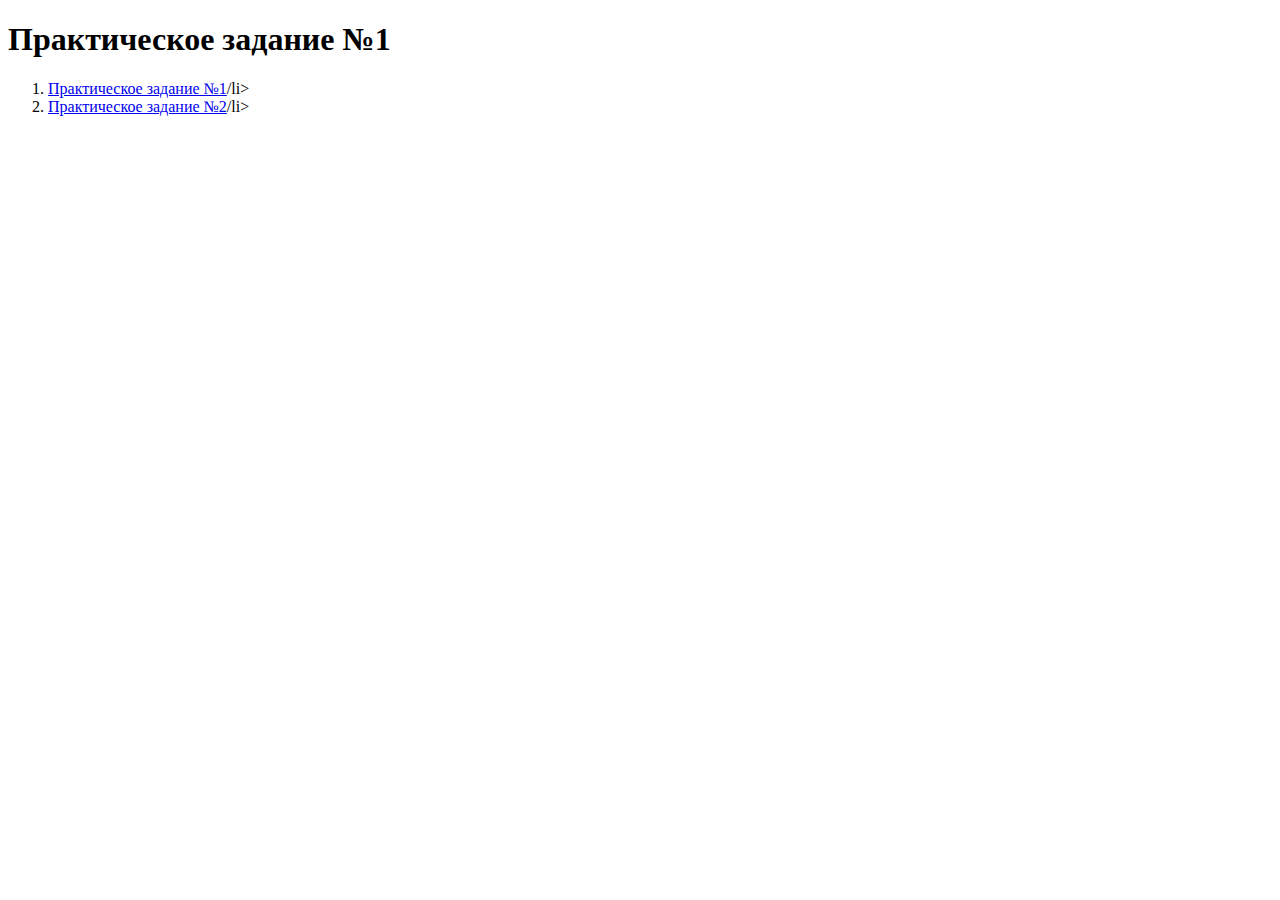
<file: index.html>
<!DOCTYPE html>
<html lang="en">
<head>
    <meta charset="UTF-8">
    <meta name="viewport" content="width=device-width, initial-scale=1.0">
    <title>Практические задания</title>
</head>
<body>
    <h1>Практическое задание №1</h1>
    <ol>
        <li><a href="task1.html">Практическое задание №1</a>/li>
        <li><a href="task2.html">Практическое задание №2</a>/li>
        
        
    </ol>
    
</body>
</html>
</file>
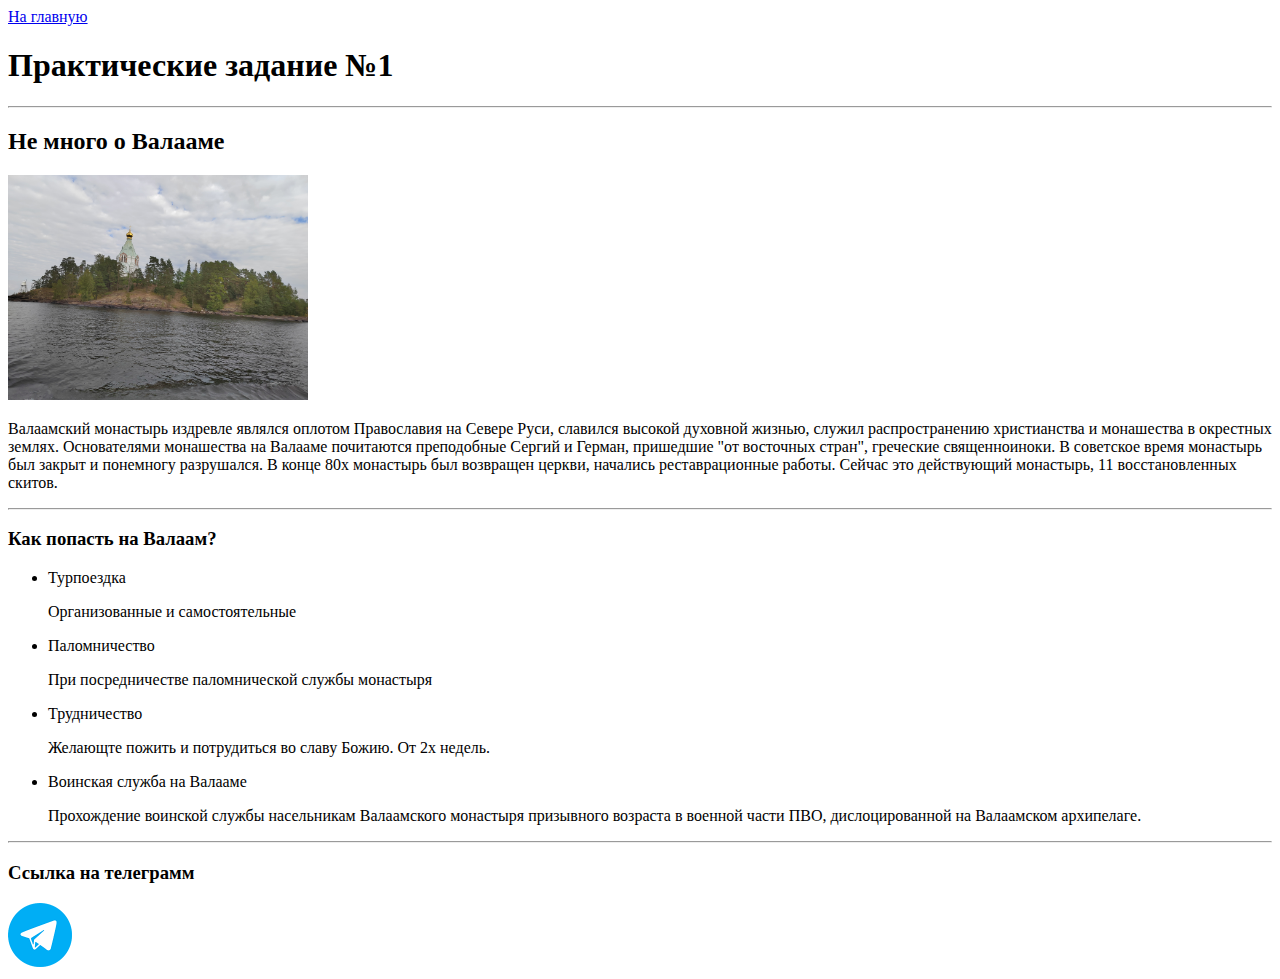
<file: task1.html>
<!DOCTYPE html>
<html lang="en">
<head>
    <meta charset="UTF-8">
    <meta name="viewport" content="width=device-width, initial-scale=1.0">
    <title>Практические задания №1</title>
</head>
<body>
    <a href="index.html">На главную</a>
    <h1>Практические задание №1</h1>
    <hr>
   <h2>Не много о Валааме</h2>
   <img width="300" src="IMG.jpg" alt="">
   <p>Валаамский монастырь издревле являлся оплотом Православия на Севере Руси, славился высокой духовной жизнью, служил распространению христианства и монашества в окрестных землях.
    Основателями монашества на Валааме почитаются преподобные Сергий и Герман, пришедшие "от восточных стран", греческие священноиноки.
    В советское время монастырь был закрыт и понемногу разрушался.    
    В конце 80х монастырь был возвращен церкви, начались реставрационные работы.
    Сейчас это действующий монастырь, 11 восстановленных скитов.
       </p>
<hr>
<h3>Как попасть на Валаам?</h3>
<ul>

    <li>Турпоездка</li>
<p>Организованные и самостоятельные</p>
    <li>Паломничество</li>
 <p>При посредничестве паломнической службы монастыря</p>
    <li>Трудничество</li>
    <p>Желающте пожить и потрудиться во славу Божию. От 2х недель.</p>
    <li>Воинская служба на Валааме</li>
    <p>Прохождение воинской службы насельникам Валаамского монастыря призывного возраста в военной части ПВО, дислоцированной на Валаамском архипелаге.</p>
</ul>
<hr>
<h3>Ссылка на телеграмм</h3>
<a href="https://t.me/valaam"></a>
<img width="64" src="telegram.png" alt="Ссылка на телеграмм">

    
</body>
</html>
</file>
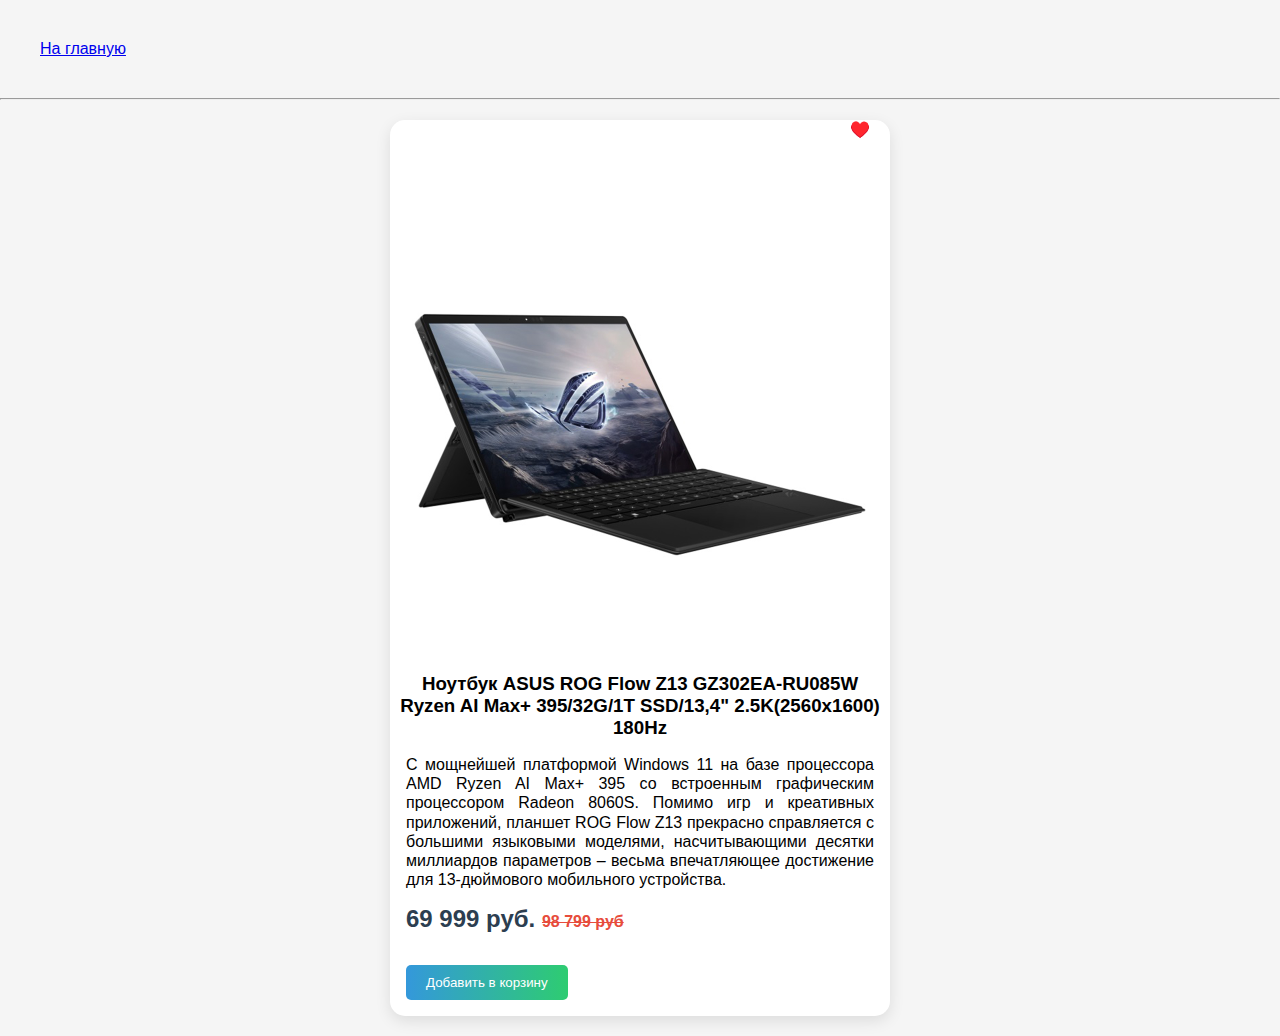
<file: task2.html>
<!DOCTYPE html>
<html lang="en">
<head>
    <meta charset="UTF-8">
    <meta name="viewport" content="width=device-width, initial-scale=1.0">
    <title>Практическое занятие №2</title>
    <link rel="stylesheet" href="task2.css">
</head>
<body>
    <a class="back-to-main" href="index.html">На главную</a>
    <hr>

    <div class="card">
        <p class="favorite">            
            <a href="#">♥️</a>
        </p>
        <img src="002.jpg" alt="">
        <h3>Ноутбук ASUS ROG Flow Z13 GZ302EA-RU085W Ryzen AI Max+ 395/32G/1T SSD/13,4" 2.5K(2560x1600) 180Hz </h3>
        <p class="info">C мощнейшей платформой Windows 11 на базе процессора AMD Ryzen AI Max+ 395 со встроенным графическим процессором Radeon 8060S. Помимо игр и креативных приложений, планшет ROG Flow Z13 прекрасно справляется с большими языковыми моделями, насчитывающими десятки миллиардов параметров – весьма впечатляющее достижение для 13‑дюймового мобильного устройства.</p>
        <p class="price">69 999 руб. <span class="old-price">98 799 руб</span></p>
        <button>Добавить в корзину</button>
        
       
    </div>



    
</body>
</html>
</file>
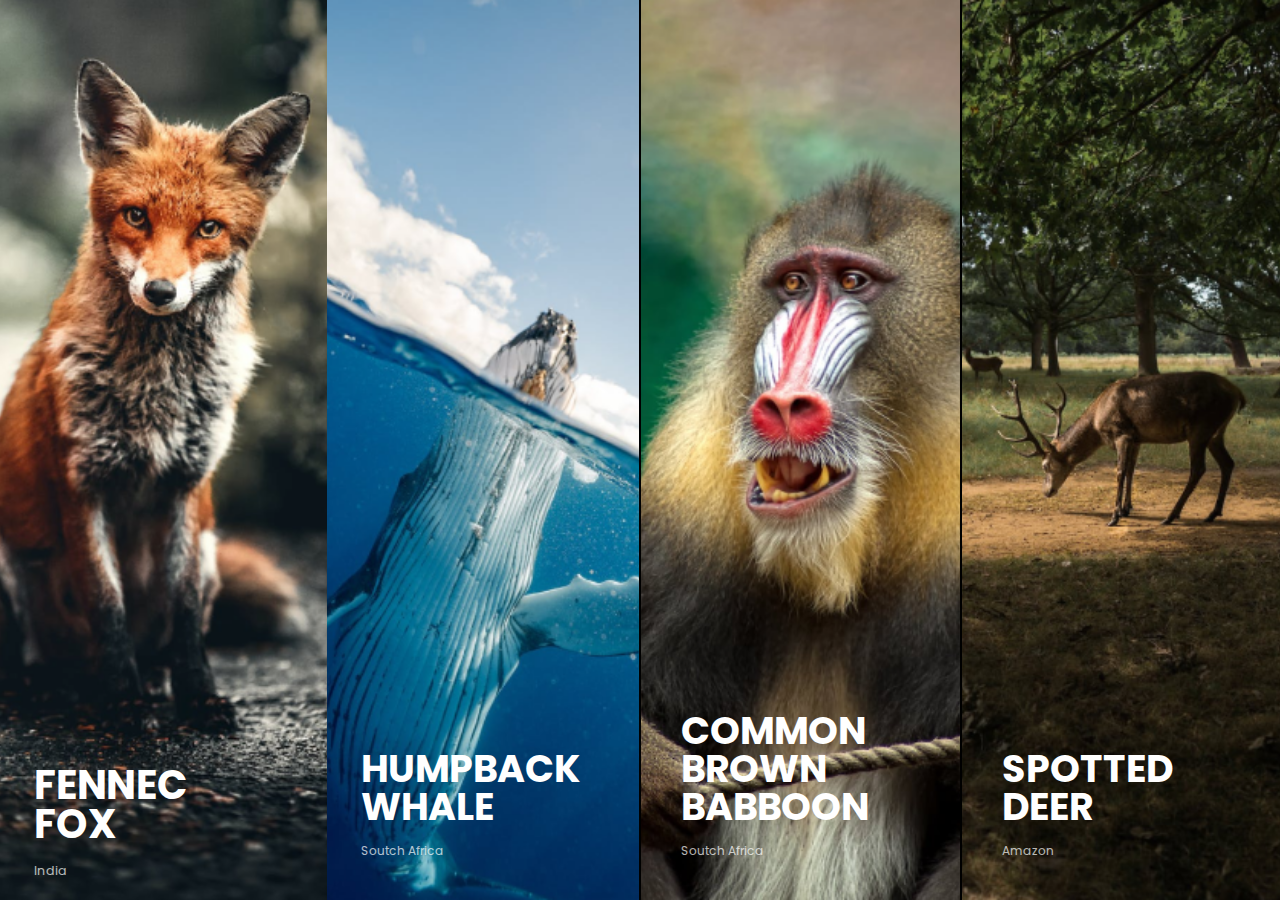
<file: task3.html>
<!DOCTYPE html>
<html lang="en">
<head>
    <meta charset="UTF-8">
    <meta name="viewport" content="width=device-width, initial-scale=1.0">
    <title>Задание №3</title>
    <link rel="stylesheet" href="task3.css">
</head>
<body>
    <div class="cards">
       
         <div class="card card-1">
            <h3>Fennec <br>Fox</h3>
            <h4>India</h4>

        </div>
         <div class="card card-2">
            <h3>Humpback <br>whale</h3>
            <h4>Soutch Africa</h4>

        </div>
         <div class="card card-3">
            <h3>common brown <br>babboon</h3>
            <h4>Soutch Africa</h4>

        </div>
         <div class="card card-4">
            <h3>spotted <br>deer</h3>
            <h4>Amazon</h4>

        </div>

    </div>
    
</body>
</html>
</file>
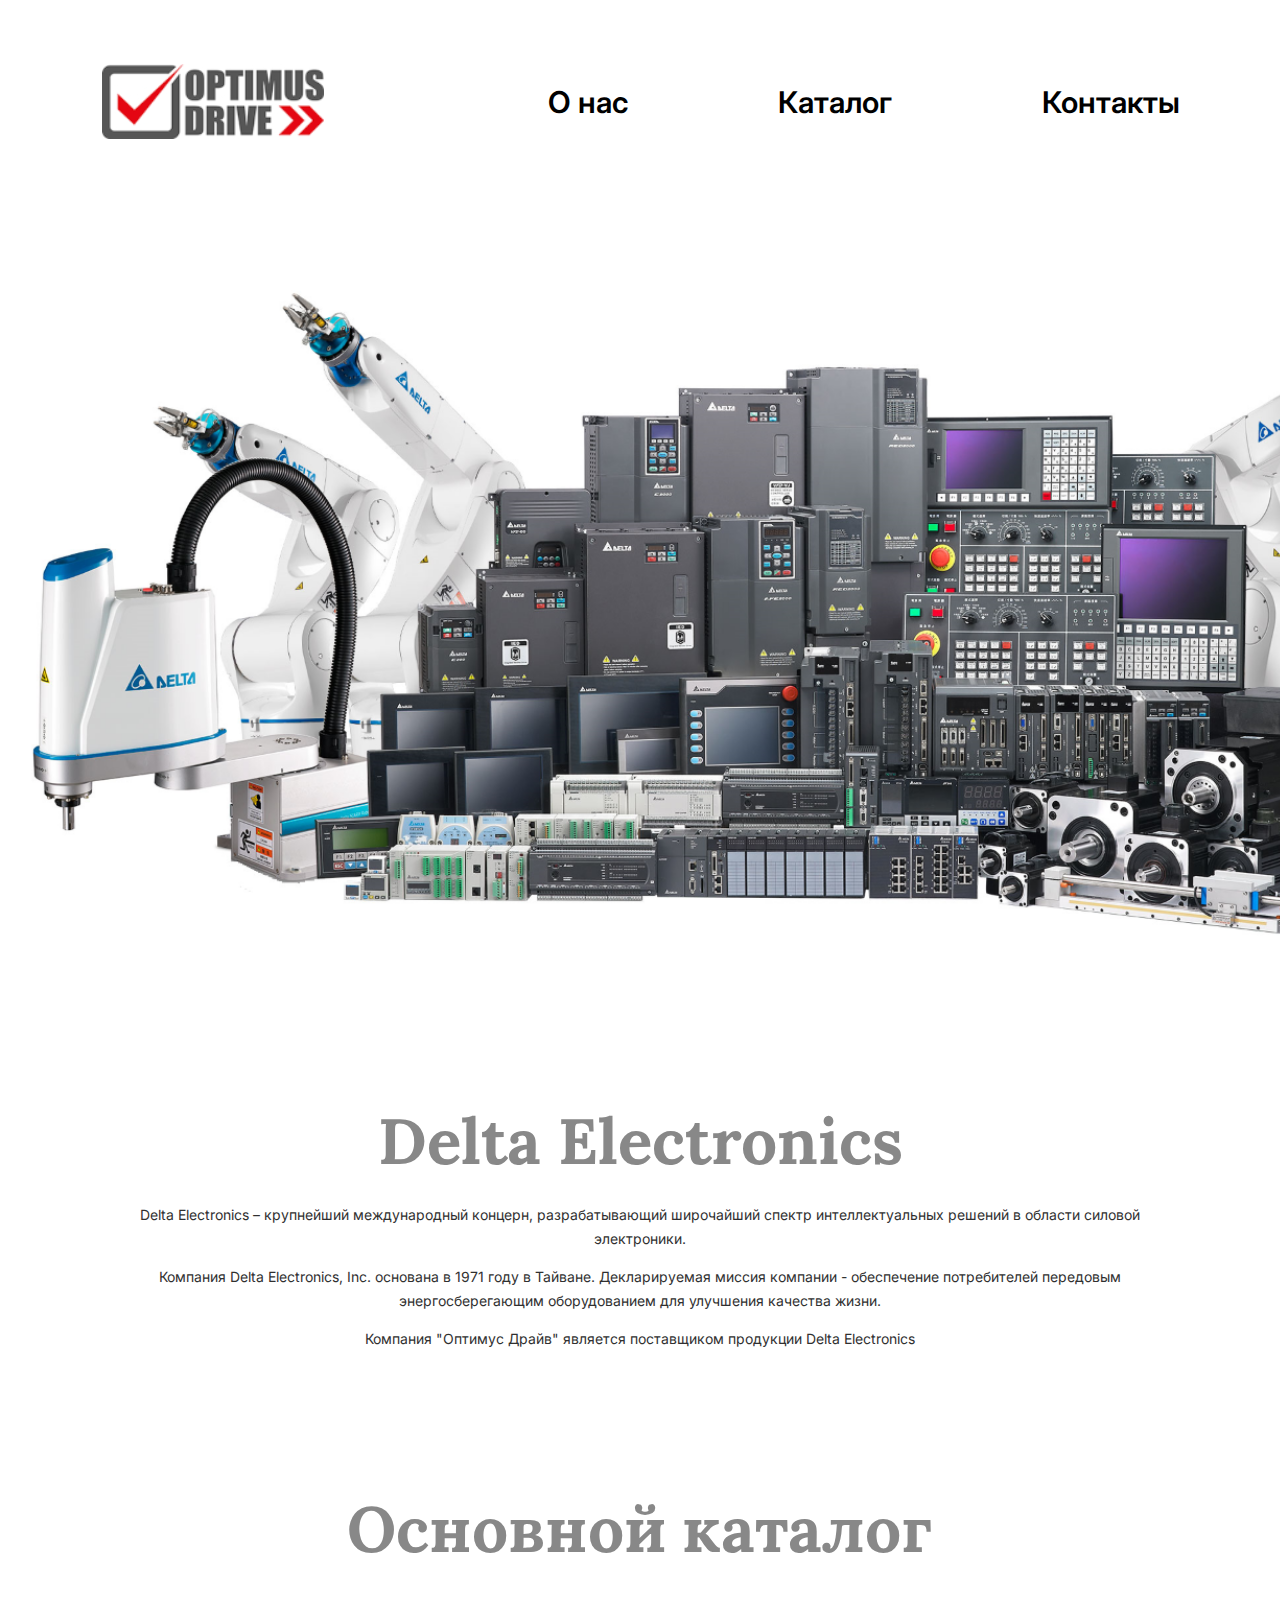
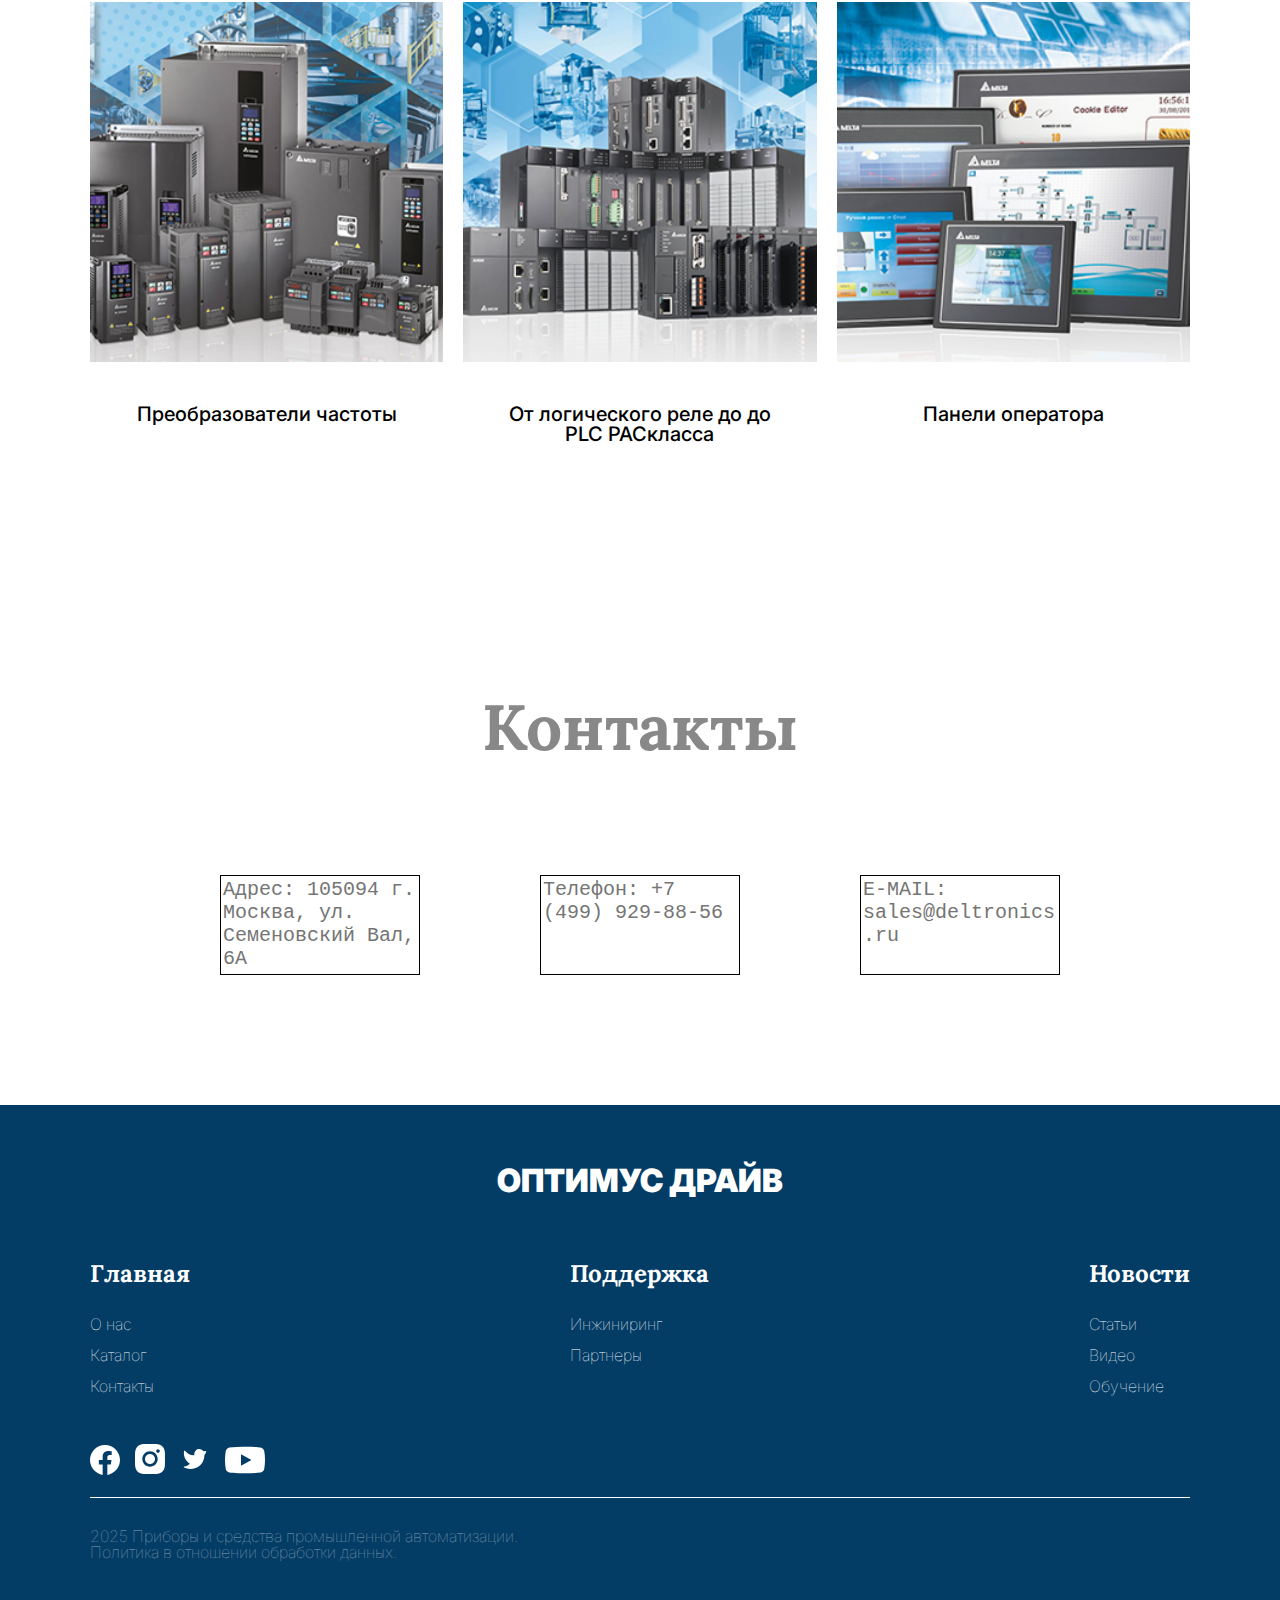
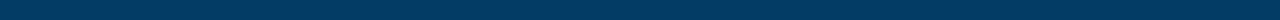
<file: task4.html>
<!DOCTYPE html>
<html lang="en">

<head>
    <meta charset="UTF-8">
    <meta name="viewport" content="width=device-width, initial-scale=1.0">
    <title>Итоговая работа</title>
    <link rel="stylesheet" href="css/reset.css">
    <link rel="stylesheet" href="css/task4.css">
</head>

<body>
    <header>
        <button class="burger-btn">
            <img src="images/icons/burger-menu.svg" alt="">
        </button>
        <a href="task4.html" class="logo">
            <img src="images/icons/od2.PNG" alt="https://optimusdrive.ru/">
        </a>
        <nav>
            <a href="#">О нас</a>
            <a href="#">Каталог</a>
            <a href="#">Контакты</a>

    </header>

    <main>
        <section class="hero">
        </section>

        <section class="about-us">
            <h2 id="about-us">Delta Electronics</h2>
            <p>Delta Electronics – крупнейший международный концерн, разрабатывающий широчайший спектр интеллектуальных
                решений в области силовой электроники. </p>
            <p>Компания Delta Electronics, Inc. основана в 1971 году в Тайване. Декларируемая миссия компании -
                обеспечение потребителей передовым энергосберегающим оборудованием для улучшения качества жизни.</p>
            <p>Компания "Оптимус Драйв" является поставщиком продукции Delta Electronics</p>

        </section>

        <section class="our-events">
            <h2 id="our-events">Основной каталог</h2>
            <div class="cards">
                <div class="card">
                    <img src="images/cards/vfd.png" alt="">
                    <div class="card-body">
                        <h4>Преобразователи частоты</h4>
                        <p></p>
                    </div>

                </div>
                <div class="card">
                    <img src="images/cards/plc.PNG" alt="">
                    <div class="card-body">
                        <h4>От логического реле до до PLC PACкласса</h4>
                        <p></p>
                    </div>

                </div>
                <div class="card">
                    <img src="images/cards/hmi.PNG" alt="">
                    <div class="card-body">
                        <h4>Панели оператора</h4>
                        <p></p>
                    </div>
                </div>
            </div>

        </section>

        <section class="contact-us">
            <h2 id="contact-us">Контакты</h2>
            <form action="" class="contact-form">
                <div class="contact-form-fields">
                    <textarea name="" id="" required
                        placeholder="Адрес: 105094 г. Москва, ул. Семеновский Вал, 6А"></textarea>
                    <textarea name="" id="" required placeholder="Телефон: +7 (499) 929-88-56 "></textarea>
                    <textarea name="" id="" required placeholder="E-MAIL: sales@deltronics.ru"></textarea>
            </form>

        </section>


    </main>

    <footer>
        <section class="footer-body">
            <h3>Оптимус Драйв</h3>

            <div class="footer-body-links">
                <ul>
                    <h4>Главная</h4>
                    <li><a href="#">О нас</a></li>
                    <li><a href="#">Каталог</a></li>
                    <li><a href="#">Контакты</a></li>
                </ul>
                <ul>
                    <h4>Поддержка</h4>
                    <li><a href="#">Инжиниринг</a></li>
                    <li><a href="#">Партнеры</a></li>

                </ul>
                <ul>
                    <h4>Новости</h4>
                    <li><a href="#">Статьи</a></li>
                    <li><a href="#">Видео</a></li>
                    <li><a href="#">Обучение</a></li>
                </ul>

            </div>

            <div class="footer-social-media">
                <a href="#"><img src="images/icons/facebook.svg" alt=""></a>
                <a href="#"><img src="images/icons/instagram.svg" alt=""></a>
                <a href="#"><img src="images/icons/twitter.svg" alt=""></a>
                <a href="#"><img src="images/icons/youtube.svg" alt=""></a>
            </div>

            <div class="footer-policy">

            </div>

            <p class="rights">
                2025 Приборы и средства промышленной автоматизации. <br> Политика в отношении обработки данных.

            </p>
        </section>
    </footer>

</body>

</html>
</file>
<file: task2.css>
*{
    font-family: Arial;
    margin: 0;
    padding: 0;
    box-sizing: border-box;
}

.back-to-main{
    display: block;
    margin: 20px;
    width: max-content;
    padding: 20px;
    
}

body{
    background: #f5f5f5;
}

.card{
    max-width: 500px;
    width: 100%;
    background-color: white;
    margin: 20px auto;
    border-radius: 15px;
    box-shadow: 0px 5px 15px rgba(0, 0, 0, 0.1);
    transition: 0.3s;

}
.card:hover{
    transform: scale(1.02);
}

.card .favorite{

    text-align: right;
   margin: 20px;

   

}
.card .favorite a{
    text-decoration: none;
}

.card img{
    width: 100%;
}

.card h3{
    margin: 10px 10px;
    text-align: center;
}

.card .info{
    line-height: 1.2;
    text-align: justify;
    margin: 16px 16px;
}

.card .price{
    color:#2c3e50;
    font-weight: bold;
    font-size: 24px;
    margin: 16px 16px;
}


.card .old-price{
     color:#e74c3c;
     text-decoration: line-through;
     font-size: 16px;

}

.card button{
background: linear-gradient(to right, #3498db, #2ecc71); 
    color: white;
    border: none;
    padding: 10px 20px;
    border-radius: 5px;
    cursor: pointer;  
    margin: 16px;
}
       
.card button:hover{
    opacity: 0.8;
}
</file>
<file: task3.css>
@import url('https://fonts.googleapis.com/css2?family=Poppins:ital,wght@0,100;0,200;0,300;0,400;0,500;0,600;0,700;0,800;0,900;1,100;1,200;1,300;1,400;1,500;1,600;1,700;1,800;1,900&family=Quicksand:wght@300..700&family=Roboto+Mono:ital,wght@0,100..700;1,100..700&display=swap');

*{
    margin: 0;
    padding: 0;
    box-sizing: border-box;
    font-family: "Poppins", sans-serif;
}

body{
    min-height: 100vh;
    background-color: black;
    color: white;
}

.cards{
    display: flex;
    height: 100vh;
    gap: 2px;
    overflow: hidden;

}


.card-1{
background: url(Image.png);
background: linear-gradient(rgba(0, 0, 0, 0) black);
}

.card-2{
background: url(Image-1.png);
background: linear-gradient(rgba(0, 0, 0, 0) black);
}

.card-3{
background: url(Image-2.png);
background: linear-gradient(rgba(0, 0, 0, 0.014) black);
}

.card-4{
background: url(Image-3.png);
background: linear-gradient(rgba(0, 0, 0, 0) black);
}

.card{
    padding: 40px;
    display: flex;
    flex-direction: column;
    justify-content: end;
    flex: 1;
    gap: 16px;
    background-size: cover;
    background-position: center;
    transition: 0.3s;
   }

   .card:hover{
    transform: scale(105%)
  
 
   }

   h3{
    font-size: 38px;
    text-transform: uppercase;
    line-height: 38px;
   }

   h4{
    font-size: 12px;
    text-transform: capitalize;
    opacity: 0.7;
    font-weight: normal;
   }
</file>
<file: css/task4.css>
@import url('https://fonts.googleapis.com/css2?family=Inter:ital,opsz,wght@0,14..32,100..900;1,14..32,100..900&family=Lora:ital,wght@0,400..700;1,400..700&display=swap');

* {
    box-sizing: border-box;
}

body {
    font-family: "Inter", sans-serif;
}

a {
    text-decoration: none;
}

header {
    max-width: 2400px;
    margin: 0 auto;
    padding: 60px 100px 100px;
    display: flex;
    align-items: center;
    justify-content: space-between;
}

nav {
    display: flex;
    gap: 150px;
}

nav a {
    color: black;
    font-size: 30px;
    font-weight: 600;
}


.lang {
    display: flex;
    align-items: center;
    gap: 3 px;
}

.burger-btn {
    background: transparent;
    padding: 0;
    display: none;
}

.hero {
    height: 750px;
    background: url(../images/hero.png);
    background-size: cover;
    display: flex;
    align-items: end;
    justify-content: center;
    padding-bottom: 100px;
}

.about-us {
    margin: 100px auto;
    max-width: 1100px;
    padding: 0px 30px;
    line-height: 150%;
    text-align: center;

}

h2 {
    font-size: 64px;
    color: #888;
    font-family: "Lora", serif;
    font-weight: 700;
    line-height: 150%;
    text-align: center;
}

.about-us p {
    margin: 30px 0px;
}

.our-events {
    text-align: center;
    padding: 30px;
}

.cards {
    display: grid;
    grid-template-columns: repeat(3, 1fr);
    max-width: 1100px;
    margin: 25px auto;
    gap: 20px;
}

.card {
    position: relative;
}

.card-date {
    position: absolute;
    top: 0;
    left: 0;
    background: white;
    width: 130px;
    height: 130px;
    display: flex;
    align-items: center;
    justify-content: center;
    flex-direction: column;
    font-size: 20px;
}

.card-date-day {
    font-size: 40px;
}

.card img {
    width: 100%;
    height: 360px;
    object-fit: cover;
}

.card-body {
    padding: 40px;
    text-align: center;
    display: flex;
    flex-direction: column;
    gap: 10px;
    text-transform: uppercase;
}

.card-body h4 {
    font-size: 20px;
    font-weight: 500;
    text-transform: none;
}

.contact-us {
    max-width: 900px;
    margin: 100px auto;
    padding: 30px;
}

.contact-form {
    display: flex;
    flex-direction: column;
    gap: 60px;
}

.contact-form-fields {
    display: grid;
    grid-template-columns: repeat(3, 1fr);
    gap: 120px;
    margin-top: 100px;
}

.contact-form-fields input {
    border: none;
    border-bottom: 1px solid black;
    padding: 10px 0px;
    outline: none;
}

.contact-form textarea {
    resize: none;
    height: 100px;
    border: 1px solid black;
    outline: none;
    font-size: 20px;
}

footer {
    background: #033C65;
    padding: 60px;
}

.footer-body {
    max-width: 1100px;
    margin: 0 auto;
    color: white;
}

.footer-body h3 {
    color: white;
    font-size: 64px;
    text-align: center;
    text-transform: uppercase;
    font-weight: 900;
}


.footer-body-links {
    display: flex;
    justify-content: space-between;
    padding: 65px 0px 30px;
}

.footer-body-links ul {
    display: flex;
    flex-direction: column;
    gap: 15px;
}

.footer-body-links a {
    font-weight: 100;
    color: white;
}

.footer-body-links h4 {
    margin-bottom: 15px;
    font-family: "Lora", serif;
    font-weight: 700;
    font-size: 24px;

}

.footer-social-media {
    display: flex;
    align-items: center;
    gap: 15px;
    margin: 20px 0px;
}

.footer-policy {
    display: flex;
    align-items: center;
    gap: 15px;
    border-top: 1px solid white;
    padding: 15px 0px 15px;
}

.footer-policy a {
    color: white;
    font-weight: 100;
}

.rights {
    font-weight: 100;
    opacity: 0.5;
}


@media screen and (max-width: 1100px) {
    .burger-btn {
        display: block;
    }

    nav {
        display: none;
    }

    .cards {
        grid-template-columns: repeat(1, 1fr);
    }

    .card img {
        height: 60vw;
    }
}


@media screen and (max-width: 550px) {

    .footer-body-links,
    .footer-policy,
    .footer-social-media,
    .rights {
        display: none;
    }
}

.footer-body h3 {
    font-size: 32px;
}

@media screen and (max-width: 450px) {
    header {
        padding: 30px 10px;
    }

    .logo {
        font-size: 20px;
    }

    h2 {
        font-size: 20px;
    }
}

.about-us p {
    font-size: 14px;
    margin: 14px 0px;
    color: #303030;
}
</file>
